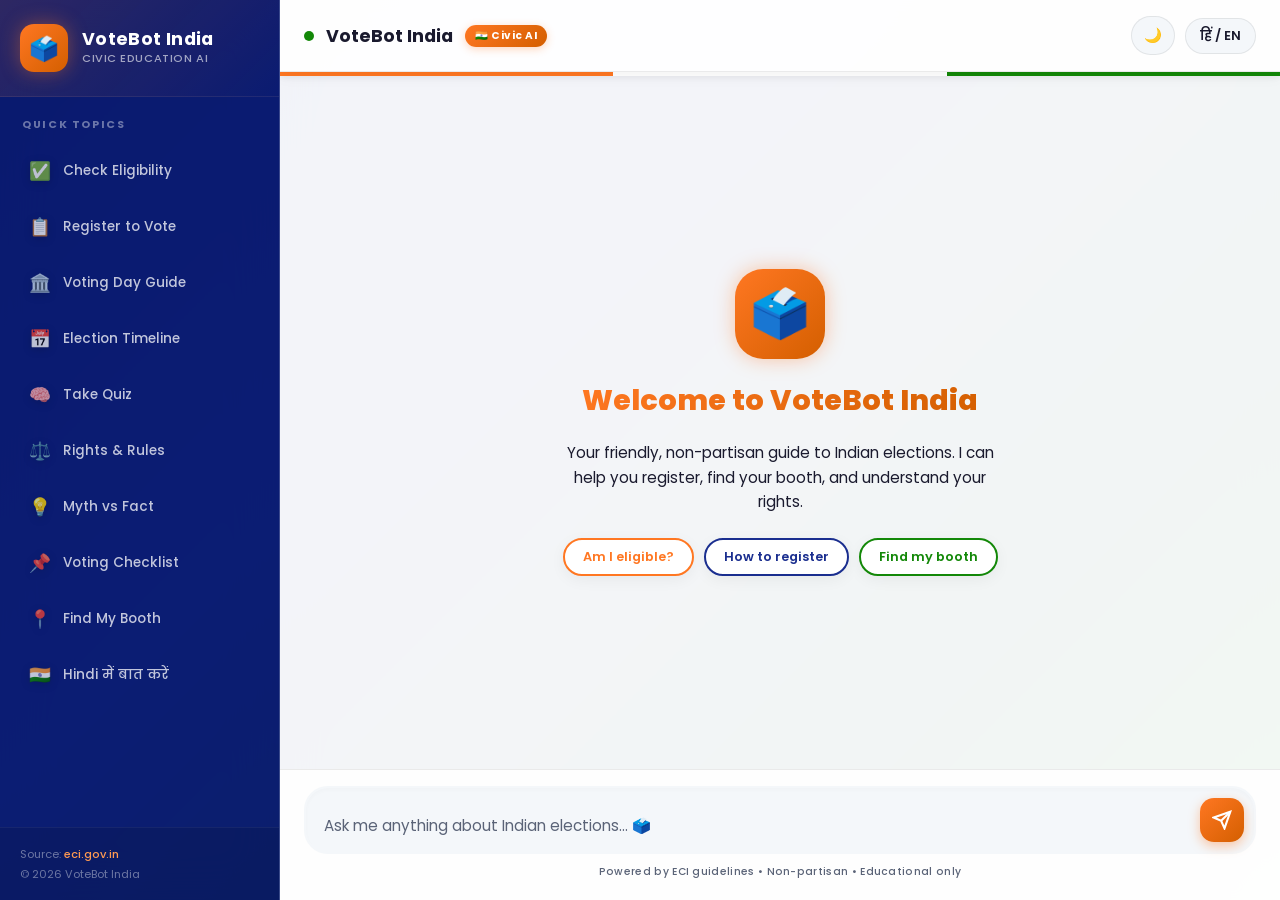
<file: index.html>
<!DOCTYPE html>
<html lang="en">
<head>
  <meta charset="UTF-8" />
  <meta name="viewport" content="width=device-width, initial-scale=1.0"/>
  <title>VoteBot India 🗳️ — Your Civic Education Assistant</title>
  <meta name="description" content="VoteBot India is a friendly, non-partisan civic education chatbot helping Indian citizens understand the democratic process, voter registration, and election procedures." />
  <link rel="preconnect" href="https://fonts.googleapis.com">
  <link rel="preconnect" href="https://fonts.gstatic.com" crossorigin>
  <link href="https://fonts.googleapis.com/css2?family=Poppins:wght@300;400;500;600;700;800&family=Noto+Sans+Devanagari:wght@400;500;600&display=swap" rel="stylesheet">
  <link rel="stylesheet" href="style.css?v=2">
</head>
<body>
  <div class="app-wrapper">
    <!-- Sidebar -->
    <aside class="sidebar" id="sidebar">
      <div class="sidebar-logo" role="banner">
        <div class="bot-avatar-small" aria-hidden="true">🗳️</div>
        <div class="sidebar-title">
          <span class="brand">VoteBot India</span>
          <span class="brand-sub">Civic Education AI</span>
        </div>
      </div>

      <nav class="quick-actions" aria-label="Quick Actions">
        <p class="section-label" aria-hidden="true">Quick Topics</p>
        <button class="quick-btn" data-action="eligibility" aria-label="Check Eligibility">
          <span class="q-icon">✅</span>
          <span>Check Eligibility</span>
        </button>
        <button class="quick-btn" data-action="register">
          <span class="q-icon">📋</span>
          <span>Register to Vote</span>
        </button>
        <button class="quick-btn" data-action="voting-day">
          <span class="q-icon">🏛️</span>
          <span>Voting Day Guide</span>
        </button>
        <button class="quick-btn" data-action="timeline">
          <span class="q-icon">📅</span>
          <span>Election Timeline</span>
        </button>
        <button class="quick-btn" data-action="quiz">
          <span class="q-icon">🧠</span>
          <span>Take Quiz</span>
        </button>
        <button class="quick-btn" data-action="rights">
          <span class="q-icon">⚖️</span>
          <span>Rights & Rules</span>
        </button>
        <button class="quick-btn" data-action="myths">
          <span class="q-icon">💡</span>
          <span>Myth vs Fact</span>
        </button>
        <button class="quick-btn" data-action="checklist">
          <span class="q-icon">📌</span>
          <span>Voting Checklist</span>
        </button>
        <button class="quick-btn" data-action="booth">
          <span class="q-icon">📍</span>
          <span>Find My Booth</span>
        </button>
        <button class="quick-btn" data-action="hindi">
          <span class="q-icon">🇮🇳</span>
          <span>Hindi में बात करें</span>
        </button>
      </nav>

      <div class="sidebar-footer">
        <p>Source: <a href="https://eci.gov.in" target="_blank">eci.gov.in</a></p>
        <p>© 2026 VoteBot India</p>
      </div>
    </aside>

    <!-- Main Chat Area -->
    <main class="chat-main">
      <!-- Header -->
      <header class="chat-header" role="banner">
        <button class="menu-toggle" id="menuToggle" aria-label="Toggle sidebar" aria-expanded="false">☰</button>
        <div class="header-center">
          <div class="pulse-dot" aria-hidden="true"></div>
          <span class="header-title">VoteBot India</span>
          <span class="header-badge">🇮🇳 Civic AI</span>
        </div>
        <div class="header-actions">
          <button class="theme-toggle" id="themeToggle" title="Toggle Dark Mode" aria-label="Toggle Dark Mode">🌙</button>
          <button class="lang-toggle" id="langToggle" title="Switch Language" aria-label="Switch to Hindi">हिं / EN</button>
        </div>
      </header>

      <!-- Flag Stripe -->
      <div class="tricolor-bar">
        <div class="bar saffron"></div>
        <div class="bar white"></div>
        <div class="bar green"></div>
      </div>

      <!-- Messages Container -->
      <div class="messages-container" id="messagesContainer" role="log" aria-live="polite">
        <!-- Welcome message injected by JS -->
      </div>

      <!-- Quiz Panel (hidden by default) -->
      <div class="quiz-panel" id="quizPanel" style="display:none;" role="region" aria-label="Election Quiz">
        <div class="quiz-header">
          <span class="quiz-title">🧠 Election Quiz</span>
          <span class="quiz-progress" id="quizProgress">Question 1 of 5</span>
        </div>
        <div class="quiz-question" id="quizQuestion"></div>
        <div class="quiz-options" id="quizOptions"></div>
        <div class="quiz-feedback" id="quizFeedback"></div>
        <button class="quiz-next-btn" id="quizNextBtn" style="display:none;">Next Question →</button>
      </div>

      <!-- Input Area -->
      <div class="input-area">
        <div class="input-wrapper">
          <textarea
            id="userInput"
            class="user-input"
            placeholder="Ask me anything about Indian elections... 🗳️"
            aria-label="Message input"
            rows="1"
            maxlength="500"
          ></textarea>
          <button class="send-btn" id="sendBtn" aria-label="Send message">
            <svg width="20" height="20" viewBox="0 0 24 24" fill="none" stroke="currentColor" stroke-width="2.5">
              <line x1="22" y1="2" x2="11" y2="13"></line>
              <polygon points="22 2 15 22 11 13 2 9 22 2"></polygon>
            </svg>
          </button>
        </div>
        <div class="input-footer">
          <span>Powered by ECI guidelines • Non-partisan • Educational only</span>
        </div>
      </div>
    </main>
  </div>

  <script src="bot.js?v=4"></script>
</body>
</html>
</file>
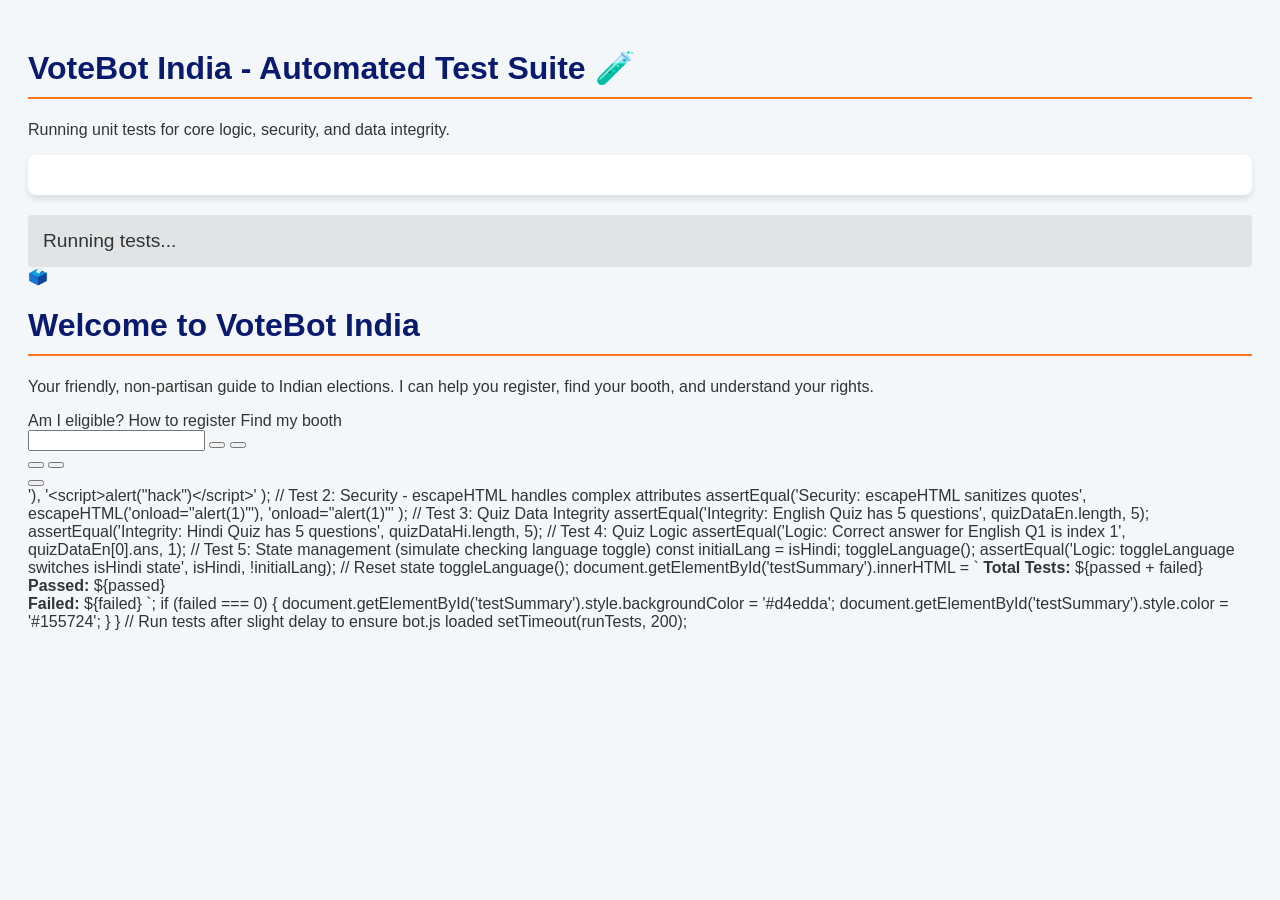
<file: test.html>
<!DOCTYPE html>
<html lang="en">
<head>
  <meta charset="UTF-8">
  <title>VoteBot India - Test Suite</title>
  <style>
    body { font-family: 'Segoe UI', Tahoma, Geneva, Verdana, sans-serif; background: #f4f7fa; color: #333; padding: 20px; }
    h1 { color: #0A1B6F; border-bottom: 2px solid #FF7722; padding-bottom: 10px; }
    .test-suite { background: white; padding: 20px; border-radius: 8px; box-shadow: 0 4px 6px rgba(0,0,0,0.1); margin-bottom: 20px; }
    .test-result { padding: 10px; margin: 5px 0; border-radius: 4px; font-weight: 500; }
    .pass { background: #d4edda; color: #155724; border-left: 5px solid #28a745; }
    .fail { background: #f8d7da; color: #721c24; border-left: 5px solid #dc3545; }
    .summary { font-size: 1.2rem; margin-top: 20px; padding: 15px; background: #e2e3e5; border-radius: 4px; }
  </style>
</head>
<body>
  <h1>VoteBot India - Automated Test Suite 🧪</h1>
  <p>Running unit tests for core logic, security, and data integrity.</p>
  
  <div class="test-suite" id="testOutput"></div>
  <div class="summary" id="testSummary">Running tests...</div>

  <!-- Load Bot Script in test mode -->
  <script>
    // Mock the DOM environment for bot.js
    window.TEST_MODE = true;
    document.body.innerHTML += `
      <div id="messagesContainer"></div>
      <input id="userInput" />
      <button id="sendBtn"></button>
      <button id="menuToggle"></button>
      <div id="sidebar"></div>
      <button id="langToggle"></button>
      <button id="themeToggle"></button>
      <div id="quizPanel"></div>
      <div id="quizQuestion"></div>
      <div id="quizOptions"></div>
      <div id="quizFeedback"></div>
      <button id="quizNextBtn"></button>
      <div id="quizProgress"></div>
      <div class="section-label"></div>
    `;
  </script>
  <script src="bot.js"></script>
  
  <script>
    // Test Runner
    let passed = 0;
    let failed = 0;
    const output = document.getElementById('testOutput');

    function assertEqual(testName, actual, expected) {
      const div = document.createElement('div');
      if (actual === expected) {
        passed++;
        div.className = 'test-result pass';
        div.innerText = `✅ PASS: ${testName}`;
      } else {
        failed++;
        div.className = 'test-result fail';
        div.innerText = `❌ FAIL: ${testName}\n   Expected: ${expected}\n   Got: ${actual}`;
      }
      output.appendChild(div);
    }

    function runTests() {
      // Test 1: Security - XSS Prevention
      assertEqual('Security: escapeHTML sanitizes malicious script tags', 
        escapeHTML('<script>alert("hack")</script>'), 
        '&lt;script&gt;alert(&quot;hack&quot;)&lt;/script&gt;'
      );

      // Test 2: Security - escapeHTML handles complex attributes
      assertEqual('Security: escapeHTML sanitizes quotes', 
        escapeHTML('onload="alert(1)"'), 
        'onload=&quot;alert(1)&quot;'
      );

      // Test 3: Quiz Data Integrity
      assertEqual('Integrity: English Quiz has 5 questions', quizDataEn.length, 5);
      assertEqual('Integrity: Hindi Quiz has 5 questions', quizDataHi.length, 5);
      
      // Test 4: Quiz Logic
      assertEqual('Logic: Correct answer for English Q1 is index 1', quizDataEn[0].ans, 1);

      // Test 5: State management (simulate checking language toggle)
      const initialLang = isHindi;
      toggleLanguage();
      assertEqual('Logic: toggleLanguage switches isHindi state', isHindi, !initialLang);
      
      // Reset state
      toggleLanguage();

      document.getElementById('testSummary').innerHTML = `
        <strong>Total Tests:</strong> ${passed + failed} <br>
        <strong>Passed:</strong> ${passed} <br>
        <strong>Failed:</strong> ${failed}
      `;
      if (failed === 0) {
        document.getElementById('testSummary').style.backgroundColor = '#d4edda';
        document.getElementById('testSummary').style.color = '#155724';
      }
    }

    // Run tests after slight delay to ensure bot.js loaded
    setTimeout(runTests, 200);
  </script>
</body>
</html>
</file>
<file: style.css>
/* =============================================
   VOTEBOT INDIA — style.css
   Theme: Catchy, Dynamic, Dark/Light Mode
   ============================================= */

@import url('https://fonts.googleapis.com/css2?family=Poppins:wght@300;400;500;600;700;800&family=Noto+Sans+Devanagari:wght@400;500;600&display=swap');

*, *::before, *::after { box-sizing: border-box; margin: 0; padding: 0; }

:root {
  /* Core brand colors */
  --saffron:     #FF7722;
  --saffron-lt:  #FF9A52;
  --saffron-dk:  #D45F00;
  --navy:        #0A1B6F;
  --navy-lt:     #1A2E8F;
  --green:       #138808;
  
  /* Light Mode (Default) Variables */
  --bg-app: #e0e5ec;
  --bg-gradient: linear-gradient(135deg, #0A1B6F 0%, #1a2e8f 35%, #0d4a2e 80%, #138808 100%);
  --bg-sidebar: rgba(10,27,111,0.85);
  --bg-chat: rgba(255,255,255,0.95);
  --bg-header: rgba(255,255,255,0.9);
  --bg-input: #f4f7fa;
  --bg-bot-msg: #ffffff;
  --bg-user-msg: linear-gradient(135deg, var(--navy-lt), var(--navy));
  --bg-quiz: linear-gradient(135deg, #fff8f0, #fffbf5);
  --bg-quiz-opt: #ffffff;
  --bg-quiz-opt-hover: #fff4ec;
  
  --text-main: #1a1a2e;
  --text-muted: #5a6377;
  --text-sidebar: rgba(255,255,255,0.75);
  --text-sidebar-hover: #ffffff;
  --text-bot-msg: #1a1a2e;
  --text-user-msg: #ffffff;
  
  --border-color: rgba(0,0,0,0.08);
  --border-quiz: rgba(10,27,111,0.15);
  --shadow-sm: 0 4px 15px rgba(0,0,0,0.05);
  --shadow-md: 0 8px 25px rgba(0,0,0,0.1);
  --shadow-lg: 0 15px 35px rgba(0,0,0,0.15);
  --shadow-glow: 0 0 20px rgba(255,119,34,0.4);
  
  --glass-border: rgba(255,255,255,0.2);
  --transition: 0.3s cubic-bezier(0.25, 0.8, 0.25, 1);
  
  --radius-sm: 10px;
  --radius-md: 16px;
  --radius-lg: 24px;
}

body.dark-mode {
  /* Dark Mode Variables */
  --bg-gradient: linear-gradient(135deg, #020617 0%, #0f172a 40%, #064e3b 100%);
  --bg-sidebar: rgba(15,23,42,0.85);
  --bg-chat: rgba(30,41,59,0.9);
  --bg-header: rgba(30,41,59,0.8);
  --bg-input: #0f172a;
  --bg-bot-msg: #334155;
  --bg-user-msg: linear-gradient(135deg, var(--saffron-dk), var(--saffron));
  --bg-quiz: linear-gradient(135deg, #1e293b, #0f172a);
  --bg-quiz-opt: #334155;
  --bg-quiz-opt-hover: #475569;
  
  --text-main: #f8fafc;
  --text-muted: #94a3b8;
  --text-bot-msg: #f8fafc;
  --text-user-msg: #ffffff;
  
  --border-color: rgba(255,255,255,0.08);
  --border-quiz: rgba(255,255,255,0.1);
  --shadow-sm: 0 4px 15px rgba(0,0,0,0.2);
  --shadow-md: 0 8px 25px rgba(0,0,0,0.3);
  --shadow-lg: 0 15px 35px rgba(0,0,0,0.4);
  --shadow-glow: 0 0 20px rgba(255,119,34,0.6);
  --glass-border: rgba(255,255,255,0.05);
}

html, body { height: 100%; font-family: 'Poppins', sans-serif; }

body {
  background: var(--bg-gradient);
  min-height: 100vh;
  overflow: hidden;
  transition: background var(--transition);
}

/* ── Layout ── */
.app-wrapper {
  display: flex;
  height: 100vh;
  max-width: 1400px;
  margin: 0 auto;
  gap: 0;
  overflow: hidden;
  box-shadow: var(--shadow-lg);
}

/* ── Sidebar ── */
.sidebar {
  width: 280px;
  min-width: 280px;
  background: var(--bg-sidebar);
  backdrop-filter: blur(24px);
  -webkit-backdrop-filter: blur(24px);
  border-right: 1px solid var(--glass-border);
  display: flex;
  flex-direction: column;
  padding: 0;
  overflow-y: auto;
  transition: transform var(--transition), background var(--transition);
  z-index: 100;
}

.sidebar::-webkit-scrollbar { width: 4px; }
.sidebar::-webkit-scrollbar-track { background: transparent; }
.sidebar::-webkit-scrollbar-thumb { background: rgba(255,255,255,0.1); border-radius: 10px; }

.sidebar-logo {
  display: flex;
  align-items: center;
  gap: 14px;
  padding: 24px 20px;
  border-bottom: 1px solid rgba(255,255,255,0.05);
  background: linear-gradient(135deg, rgba(255,119,34,0.15), transparent);
}

.bot-avatar-small {
  width: 48px;
  height: 48px;
  background: linear-gradient(135deg, var(--saffron), var(--saffron-dk));
  border-radius: 14px;
  display: flex;
  align-items: center;
  justify-content: center;
  font-size: 24px;
  box-shadow: var(--shadow-glow);
  flex-shrink: 0;
  animation: softPulse 3s ease-in-out infinite;
}

@keyframes softPulse {
  0%, 100% { box-shadow: 0 4px 16px rgba(255,119,34,0.4); transform: scale(1); }
  50% { box-shadow: 0 4px 24px rgba(255,119,34,0.7); transform: scale(1.03); }
}

.sidebar-title { display: flex; flex-direction: column; }
.brand { font-size: 1.1rem; font-weight: 700; color: white; line-height: 1.2; letter-spacing: 0.02em; }
.brand-sub { font-size: 0.7rem; font-weight: 500; color: rgba(255,255,255,0.6); letter-spacing: 0.05em; text-transform: uppercase; }

.quick-actions { padding: 20px 14px; flex: 1; }

.section-label {
  font-size: 0.68rem;
  font-weight: 700;
  letter-spacing: 0.15em;
  text-transform: uppercase;
  color: rgba(255,255,255,0.4);
  padding: 0 8px;
  margin-bottom: 12px;
}

.quick-btn {
  display: flex;
  align-items: center;
  gap: 12px;
  width: 100%;
  padding: 12px 14px;
  border: 1px solid transparent;
  border-radius: var(--radius-sm);
  background: transparent;
  color: var(--text-sidebar);
  font-family: 'Poppins', sans-serif;
  font-size: 0.85rem;
  font-weight: 500;
  cursor: pointer;
  text-align: left;
  transition: all 0.2s ease;
  margin-bottom: 4px;
}

.quick-btn:hover {
  background: rgba(255,255,255,0.08);
  color: var(--text-sidebar-hover);
  border-color: rgba(255,255,255,0.1);
  transform: translateX(4px);
}

.quick-btn:active { transform: translateX(2px) scale(0.98); }

.q-icon { font-size: 1.1rem; flex-shrink: 0; filter: drop-shadow(0 2px 4px rgba(0,0,0,0.2)); }

.sidebar-footer {
  padding: 16px 20px;
  border-top: 1px solid rgba(255,255,255,0.05);
  font-size: 0.7rem;
  color: rgba(255,255,255,0.4);
  line-height: 1.8;
  background: rgba(0,0,0,0.1);
}

.sidebar-footer a { color: var(--saffron-lt); text-decoration: none; font-weight: 500; transition: color var(--transition); }
.sidebar-footer a:hover { color: white; }

/* ── Main Chat ── */
.chat-main {
  flex: 1;
  display: flex;
  flex-direction: column;
  background: var(--bg-chat);
  backdrop-filter: blur(20px);
  -webkit-backdrop-filter: blur(20px);
  overflow: hidden;
  position: relative;
  transition: background var(--transition);
}

/* ── Header ── */
.chat-header {
  display: flex;
  align-items: center;
  justify-content: space-between;
  padding: 16px 24px;
  background: var(--bg-header);
  border-bottom: 1px solid var(--border-color);
  box-shadow: var(--shadow-sm);
  z-index: 10;
  gap: 16px;
  transition: background var(--transition), border-color var(--transition);
}

.menu-toggle {
  background: none;
  border: none;
  font-size: 1.4rem;
  cursor: pointer;
  color: var(--text-main);
  padding: 6px;
  border-radius: 8px;
  transition: background var(--transition);
  display: none;
}
.menu-toggle:hover { background: var(--border-color); }

.header-center {
  display: flex;
  align-items: center;
  gap: 12px;
  flex: 1;
}

.pulse-dot {
  width: 10px;
  height: 10px;
  background: var(--green);
  border-radius: 50%;
  animation: pulseDot 2s ease-in-out infinite;
  flex-shrink: 0;
}

@keyframes pulseDot {
  0%, 100% { opacity: 1; transform: scale(1); box-shadow: 0 0 0 0 rgba(19,136,8,0.4); }
  50% { opacity: 0.8; transform: scale(1.2); box-shadow: 0 0 0 6px rgba(19,136,8,0); }
}

.header-title {
  font-size: 1.1rem;
  font-weight: 700;
  color: var(--text-main);
  transition: color var(--transition);
}

.header-badge {
  background: linear-gradient(135deg, var(--saffron), var(--saffron-dk));
  color: white;
  font-size: 0.65rem;
  font-weight: 700;
  padding: 3px 10px;
  border-radius: 20px;
  letter-spacing: 0.05em;
  box-shadow: 0 2px 8px rgba(255,119,34,0.3);
}

.header-actions {
  display: flex;
  align-items: center;
  gap: 10px;
}

.theme-toggle, .lang-toggle {
  border: 1px solid var(--border-color);
  background: var(--bg-input);
  color: var(--text-main);
  font-size: 0.8rem;
  font-weight: 600;
  padding: 8px 14px;
  border-radius: 20px;
  cursor: pointer;
  transition: all 0.2s ease;
  white-space: nowrap;
  font-family: 'Poppins', sans-serif;
}

.theme-toggle { padding: 8px 12px; font-size: 0.9rem; }

.theme-toggle:hover, .lang-toggle:hover {
  transform: translateY(-2px);
  box-shadow: var(--shadow-sm);
  border-color: var(--saffron);
}

/* ── Tricolor bar ── */
.tricolor-bar {
  display: flex;
  height: 4px;
  flex-shrink: 0;
  box-shadow: 0 2px 5px rgba(0,0,0,0.05);
}
.bar { flex: 1; }
.bar.saffron { background: var(--saffron); }
.bar.white   { background: #ffffff; }
.bar.green   { background: var(--green); }

/* ── Messages Container ── */
.messages-container {
  flex: 1;
  overflow-y: auto;
  padding: 30px 24px;
  display: flex;
  flex-direction: column;
  gap: 20px;
  scroll-behavior: smooth;
}

.messages-container::-webkit-scrollbar { width: 6px; }
.messages-container::-webkit-scrollbar-track { background: transparent; }
.messages-container::-webkit-scrollbar-thumb { background: var(--border-color); border-radius: 10px; }

/* ── Message Bubbles ── */
.message {
  display: flex;
  align-items: flex-end;
  gap: 12px;
  animation: fadeSlideUp 0.4s cubic-bezier(0.175, 0.885, 0.32, 1.275) forwards;
  opacity: 0;
  transform-origin: bottom center;
}

@keyframes fadeSlideUp {
  from { opacity: 0; transform: translateY(20px) scale(0.95); }
  to   { opacity: 1; transform: translateY(0) scale(1); }
}

.message.bot { flex-direction: row; }
.message.user { flex-direction: row-reverse; }

.msg-avatar {
  width: 40px;
  height: 40px;
  border-radius: 12px;
  display: flex;
  align-items: center;
  justify-content: center;
  font-size: 20px;
  flex-shrink: 0;
  box-shadow: var(--shadow-sm);
}

.bot .msg-avatar {
  background: linear-gradient(135deg, var(--saffron), var(--saffron-dk));
}

.user .msg-avatar {
  background: linear-gradient(135deg, var(--navy-lt), var(--navy));
}

.msg-bubble {
  max-width: 75%;
  padding: 15px 20px;
  border-radius: var(--radius-lg);
  line-height: 1.6;
  font-size: 0.9rem;
  position: relative;
  box-shadow: var(--shadow-sm);
  transition: background var(--transition), color var(--transition), border-color var(--transition);
}

.bot .msg-bubble {
  background: var(--bg-bot-msg);
  color: var(--text-bot-msg);
  border: 1px solid var(--border-color);
  border-bottom-left-radius: 4px;
}

.user .msg-bubble {
  background: var(--bg-user-msg);
  color: var(--text-user-msg);
  border-bottom-right-radius: 4px;
  border: none;
}

.msg-bubble ul { padding-left: 20px; margin: 8px 0; }
.msg-bubble li { margin-bottom: 6px; }
.msg-bubble strong { font-weight: 700; color: var(--saffron); }
.user .msg-bubble strong { color: white; }
.msg-bubble a { color: var(--saffron); font-weight: 600; text-decoration: none; border-bottom: 1px dashed var(--saffron); padding-bottom: 1px; }
.msg-bubble a:hover { border-bottom-style: solid; }

.msg-bubble .step { display: flex; gap: 10px; margin: 8px 0; align-items: flex-start; }
.msg-bubble .step-num {
  background: var(--saffron);
  color: white;
  font-size: 0.75rem;
  font-weight: 800;
  width: 22px;
  height: 22px;
  border-radius: 50%;
  display: flex;
  align-items: center;
  justify-content: center;
  flex-shrink: 0;
  margin-top: 2px;
  box-shadow: 0 2px 6px rgba(255,119,34,0.4);
}

/* ── Quiz Panel ── */
.quiz-panel {
  background: var(--bg-quiz);
  border-top: 4px solid var(--saffron);
  padding: 24px;
  flex-shrink: 0;
  max-height: 350px;
  overflow-y: auto;
  transition: background var(--transition);
  box-shadow: 0 -4px 20px rgba(0,0,0,0.05);
}

.quiz-header {
  display: flex;
  justify-content: space-between;
  align-items: center;
  margin-bottom: 16px;
}

.quiz-title { font-size: 1.05rem; font-weight: 800; color: var(--text-main); }
.quiz-progress { font-size: 0.8rem; color: var(--text-muted); font-weight: 600; }

.quiz-question {
  font-size: 0.95rem;
  font-weight: 600;
  color: var(--text-main);
  margin-bottom: 16px;
  line-height: 1.5;
}

.quiz-options {
  display: grid;
  grid-template-columns: 1fr 1fr;
  gap: 10px;
  margin-bottom: 16px;
}

.quiz-opt-btn {
  padding: 12px 16px;
  border: 2px solid var(--border-quiz);
  border-radius: var(--radius-sm);
  background: var(--bg-quiz-opt);
  color: var(--text-main);
  font-family: 'Poppins', sans-serif;
  font-size: 0.85rem;
  font-weight: 500;
  cursor: pointer;
  transition: all 0.2s ease;
  text-align: left;
}

.quiz-opt-btn:hover:not(:disabled) {
  border-color: var(--saffron);
  background: var(--bg-quiz-opt-hover);
  transform: translateY(-2px);
  box-shadow: var(--shadow-sm);
}

.quiz-opt-btn.correct { border-color: var(--green); background: rgba(19,136,8,0.1); color: var(--green); font-weight: 700; }
.quiz-opt-btn.wrong { border-color: #e74c3c; background: rgba(231,76,60,0.1); color: #e74c3c; }

.quiz-feedback {
  font-size: 0.85rem;
  color: var(--text-main);
  background: var(--bg-input);
  border-radius: var(--radius-sm);
  padding: 0;
  max-height: 0;
  overflow: hidden;
  transition: all 0.4s cubic-bezier(0.4, 0, 0.2, 1);
  border-left: 4px solid transparent;
}

.quiz-feedback.visible {
  padding: 12px 16px;
  max-height: 150px;
  margin-bottom: 16px;
  border-left-color: var(--saffron);
}

.quiz-next-btn {
  padding: 10px 24px;
  background: linear-gradient(135deg, var(--navy-lt), var(--navy));
  color: white;
  border: none;
  border-radius: var(--radius-sm);
  font-family: 'Poppins', sans-serif;
  font-size: 0.85rem;
  font-weight: 600;
  cursor: pointer;
  transition: all 0.2s ease;
  box-shadow: var(--shadow-sm);
}
.quiz-next-btn:hover { transform: translateY(-2px); box-shadow: var(--shadow-md); }

/* Score card */
.score-card { text-align: center; padding: 20px; }
.score-circle {
  width: 100px;
  height: 100px;
  border-radius: 50%;
  background: linear-gradient(135deg, var(--saffron), var(--saffron-dk));
  display: flex;
  align-items: center;
  justify-content: center;
  font-size: 2rem;
  font-weight: 800;
  color: white;
  margin: 0 auto 16px;
  box-shadow: var(--shadow-glow);
  animation: popIn 0.5s cubic-bezier(0.175, 0.885, 0.32, 1.275);
}
@keyframes popIn { 0% { transform: scale(0); } 100% { transform: scale(1); } }

/* ── Input Area ── */
.input-area {
  padding: 16px 24px 20px;
  background: var(--bg-header);
  border-top: 1px solid var(--border-color);
  flex-shrink: 0;
  transition: background var(--transition), border-color var(--transition);
}

.input-wrapper {
  display: flex;
  align-items: flex-end;
  gap: 12px;
  background: var(--bg-input);
  border: 2px solid transparent;
  border-radius: var(--radius-lg);
  padding: 10px 10px 10px 18px;
  transition: all 0.2s ease;
  box-shadow: inset 0 2px 4px rgba(0,0,0,0.02);
}

.input-wrapper:focus-within {
  border-color: var(--saffron);
  background: var(--bg-bot-msg);
  box-shadow: 0 0 0 4px rgba(255,119,34,0.15);
}

.user-input {
  flex: 1;
  border: none;
  background: transparent;
  font-family: 'Poppins', 'Noto Sans Devanagari', sans-serif;
  font-size: 0.95rem;
  color: var(--text-main);
  resize: none;
  outline: none;
  line-height: 1.5;
  min-height: 28px;
  max-height: 120px;
  overflow-y: auto;
  padding: 4px 0;
}

.user-input::placeholder { color: var(--text-muted); }
.user-input::-webkit-scrollbar { width: 4px; }
.user-input::-webkit-scrollbar-thumb { background: var(--border-color); border-radius: 4px; }

.send-btn {
  width: 44px;
  height: 44px;
  border-radius: 14px;
  background: linear-gradient(135deg, var(--saffron), var(--saffron-dk));
  border: none;
  color: white;
  cursor: pointer;
  display: flex;
  align-items: center;
  justify-content: center;
  flex-shrink: 0;
  transition: all 0.2s cubic-bezier(0.175, 0.885, 0.32, 1.275);
  box-shadow: 0 4px 12px rgba(255,119,34,0.4);
}

.send-btn:hover { transform: scale(1.1) rotate(-5deg); box-shadow: 0 6px 18px rgba(255,119,34,0.6); }
.send-btn:active { transform: scale(0.95); }

.input-footer {
  font-size: 0.65rem;
  color: var(--text-muted);
  text-align: center;
  margin-top: 10px;
  letter-spacing: 0.03em;
  font-weight: 500;
}

/* ── Welcome Screen ── */
.welcome-screen {
  display: flex;
  flex-direction: column;
  align-items: center;
  text-align: center;
  padding: 40px 20px;
  gap: 24px;
  max-width: 600px;
  margin: auto;
  width: 100%;
  animation: fadeIn 0.6s ease;
}
@keyframes fadeIn { from { opacity:0; } to { opacity:1; } }

.welcome-avatar {
  width: 90px;
  height: 90px;
  background: linear-gradient(135deg, var(--saffron), var(--saffron-dk));
  border-radius: 28px;
  display: flex;
  align-items: center;
  justify-content: center;
  font-size: 48px;
  box-shadow: var(--shadow-glow);
  animation: welcomeBob 3s ease-in-out infinite;
}

@keyframes welcomeBob {
  0%, 100% { transform: translateY(0) rotate(0); }
  50% { transform: translateY(-8px) rotate(3deg); }
}

.welcome-title {
  font-size: 1.8rem;
  font-weight: 800;
  background: linear-gradient(135deg, var(--saffron), var(--saffron-dk));
  -webkit-background-clip: text;
  -webkit-text-fill-color: transparent;
  background-clip: text;
  line-height: 1.2;
}
body.dark-mode .welcome-title { background: linear-gradient(135deg, #FFB37C, var(--saffron)); -webkit-background-clip: text; }

.welcome-sub {
  font-size: 0.95rem;
  color: var(--text-main);
  line-height: 1.6;
  max-width: 450px;
}

.feature-chips {
  display: flex;
  flex-wrap: wrap;
  gap: 10px;
  justify-content: center;
}

.chip {
  padding: 8px 18px;
  border-radius: 24px;
  font-size: 0.8rem;
  font-weight: 600;
  cursor: pointer;
  transition: all 0.2s ease;
  border: 2px solid transparent;
  background: var(--bg-bot-msg);
  color: var(--text-main);
  box-shadow: var(--shadow-sm);
}

.chip.saffron-chip { border-color: var(--saffron); color: var(--saffron); }
.chip.navy-chip { border-color: var(--navy-lt); color: var(--navy-lt); }
.chip.green-chip { border-color: var(--green); color: var(--green); }
body.dark-mode .chip.navy-chip { border-color: #60a5fa; color: #60a5fa; }
body.dark-mode .chip.green-chip { border-color: #34d399; color: #34d399; }

.chip:hover { transform: translateY(-3px); box-shadow: var(--shadow-md); }

/* ── Responsive ── */
@media (max-width: 768px) {
  body { overflow: auto; }
  .app-wrapper { flex-direction: column; height: 100vh; border-radius: 0; }
  .sidebar {
    position: fixed; top: 0; left: 0; bottom: 0;
    transform: translateX(-100%);
    width: 280px; z-index: 200;
    box-shadow: var(--shadow-lg);
  }
  .sidebar.open { transform: translateX(0); }
  .menu-toggle { display: block; }
  .msg-bubble { max-width: 90%; }
  .quiz-options { grid-template-columns: 1fr; }
  .welcome-title { font-size: 1.5rem; }
}

/* ── Checklist styles ── */
.checklist-item { display: flex; align-items: flex-start; gap: 10px; padding: 8px 0; border-bottom: 1px dashed var(--border-color); }
.checklist-item:last-child { border-bottom: none; }
.check-circle {
  width: 24px; height: 24px; border-radius: 50%;
  border: 2px solid var(--green); flex-shrink: 0;
  display: flex; align-items: center; justify-content: center;
  font-size: 12px; color: var(--green); font-weight: 800;
}

/* ── Myth Fact ── */
.myth-card {
  border-radius: var(--radius-sm);
  padding: 12px 16px;
  margin: 6px 0;
  font-size: 0.9rem;
  background: var(--bg-input);
}
.myth-card.myth { border-left: 4px solid #e74c3c; }
.myth-card.fact { border-left: 4px solid var(--green); }

/* Hindi font override */
.hindi-mode .msg-bubble, .hindi-mode .user-input {
  font-family: 'Noto Sans Devanagari', 'Poppins', sans-serif;
  font-size: 0.95rem;
}
</file>
